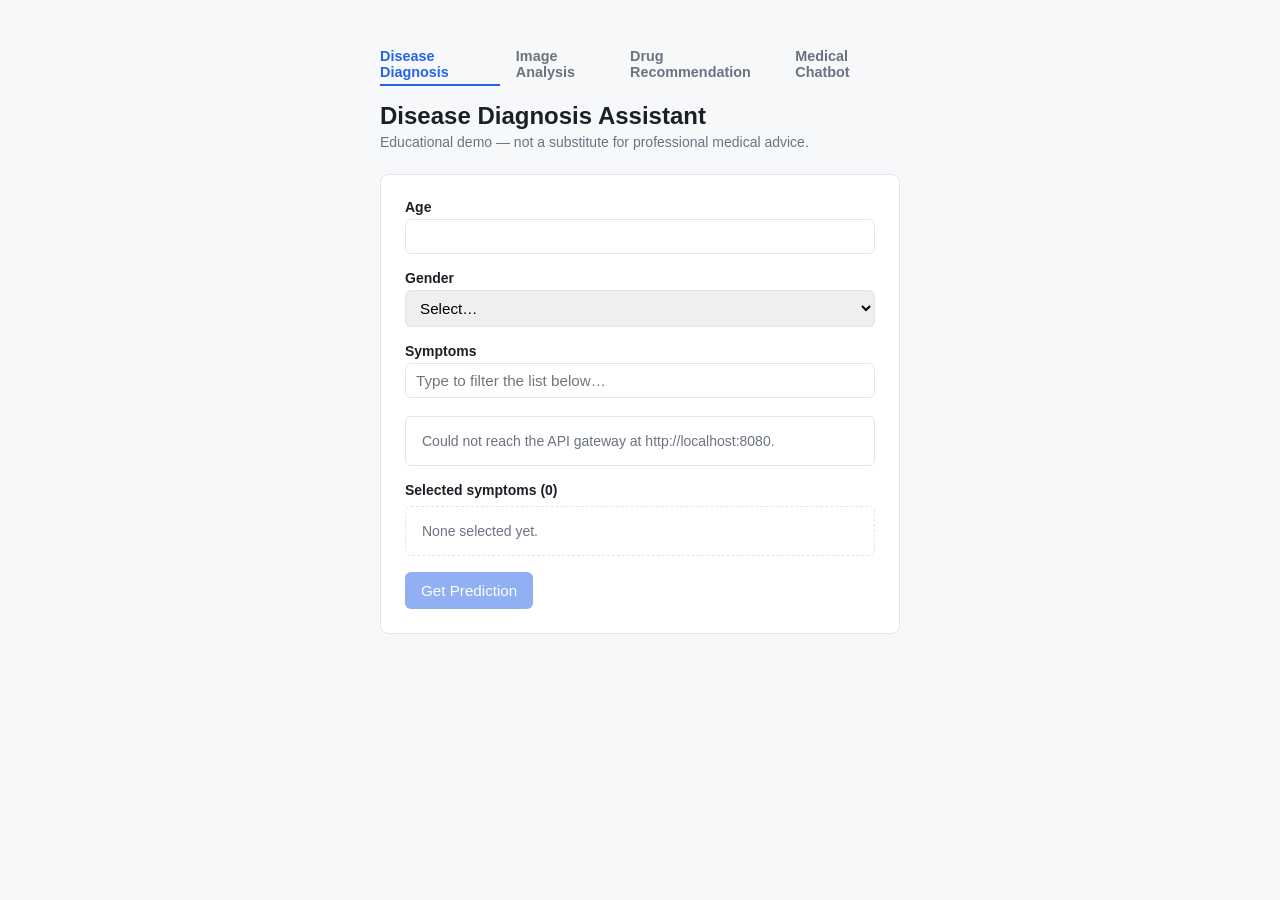
<file: frontend/index.html>
<!DOCTYPE html>
<html lang="en">
<head>
  <meta charset="UTF-8" />
  <meta name="viewport" content="width=device-width, initial-scale=1.0" />
  <title>Medical AI Assistant — Diagnosis</title>
  <link rel="stylesheet" href="css/style.css" />
</head>
<body>
  <main class="container">
    <nav class="site-nav">
      <a href="index.html" class="active">Disease Diagnosis</a>
      <a href="imaging.html">Image Analysis</a>
      <a href="drugs.html">Drug Recommendation</a>
      <a href="chatbot.html">Medical Chatbot</a>
    </nav>

    <header>
      <h1>Disease Diagnosis Assistant</h1>
      <p class="subtitle">Educational demo — not a substitute for professional medical advice.</p>
    </header>

    <form id="diagnosis-form">
      <div class="field-row">
        <label for="age">Age</label>
        <input type="number" id="age" name="age" min="0" max="120" required />
      </div>

      <div class="field-row">
        <label for="gender">Gender</label>
        <select id="gender" name="gender" required>
          <option value="">Select…</option>
          <option value="male">Male</option>
          <option value="female">Female</option>
          <option value="other">Other</option>
        </select>
      </div>

      <div class="field-row">
        <label for="symptom-filter">Symptoms</label>
        <input
          type="text"
          id="symptom-filter"
          placeholder="Type to filter the list below…"
          autocomplete="off"
        />
        <div id="symptom-count" class="symptom-count"></div>
        <div id="symptom-checklist" class="symptom-checklist">
          <p class="loading-text">Loading symptom list…</p>
        </div>
      </div>

      <div class="field-row">
        <label>Selected symptoms (<span id="selected-count">0</span>)</label>
        <div id="selected-symptoms" class="selected-symptoms">
          <p class="empty-text">None selected yet.</p>
        </div>
      </div>

      <button type="submit">Get Prediction</button>
    </form>

    <section id="result" class="result hidden"></section>
  </main>

  <script src="js/app.js"></script>
</body>
</html>
</file>
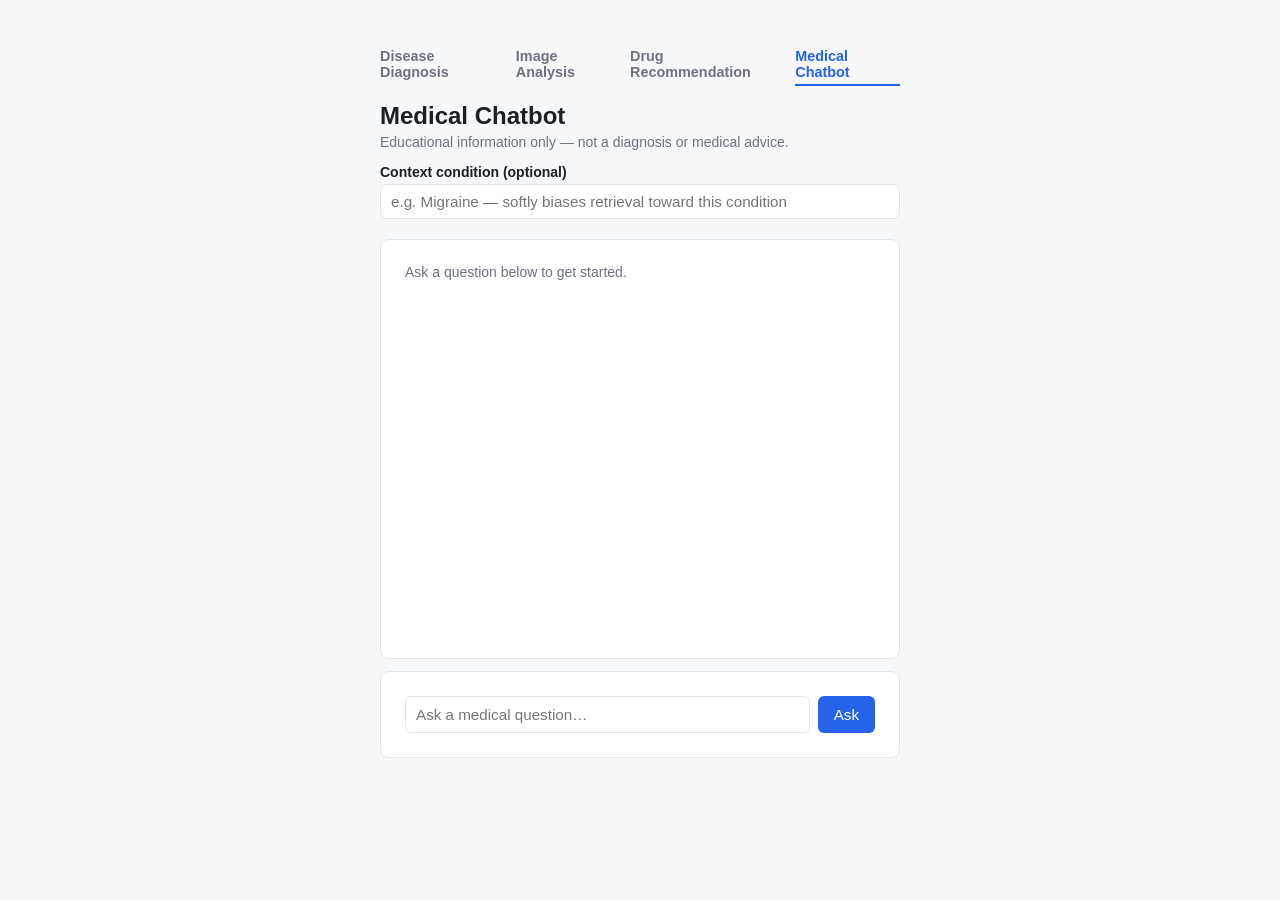
<file: frontend/chatbot.html>
<!DOCTYPE html>
<html lang="en">
<head>
  <meta charset="UTF-8" />
  <meta name="viewport" content="width=device-width, initial-scale=1.0" />
  <title>Medical AI Assistant — Chatbot</title>
  <link rel="stylesheet" href="css/style.css" />
</head>
<body>
  <main class="container">
    <nav class="site-nav">
      <a href="index.html">Disease Diagnosis</a>
      <a href="imaging.html">Image Analysis</a>
      <a href="drugs.html">Drug Recommendation</a>
      <a href="chatbot.html" class="active">Medical Chatbot</a>
    </nav>

    <header>
      <h1>Medical Chatbot</h1>
      <p class="subtitle">Educational information only — not a diagnosis or medical advice.</p>
    </header>

    <div class="field-row">
      <label for="context-disease">Context condition (optional)</label>
      <input
        type="text"
        id="context-disease"
        placeholder="e.g. Migraine — softly biases retrieval toward this condition"
        autocomplete="off"
      />
    </div>

    <div id="chat-log" class="chat-log">
      <p class="empty-text">Ask a question below to get started.</p>
    </div>

    <form id="chat-form" class="chat-form">
      <input
        type="text"
        id="question-input"
        placeholder="Ask a medical question…"
        autocomplete="off"
        required
      />
      <button type="submit" id="ask-button">Ask</button>
    </form>
  </main>

  <script src="js/chatbot.js"></script>
</body>
</html>
</file>
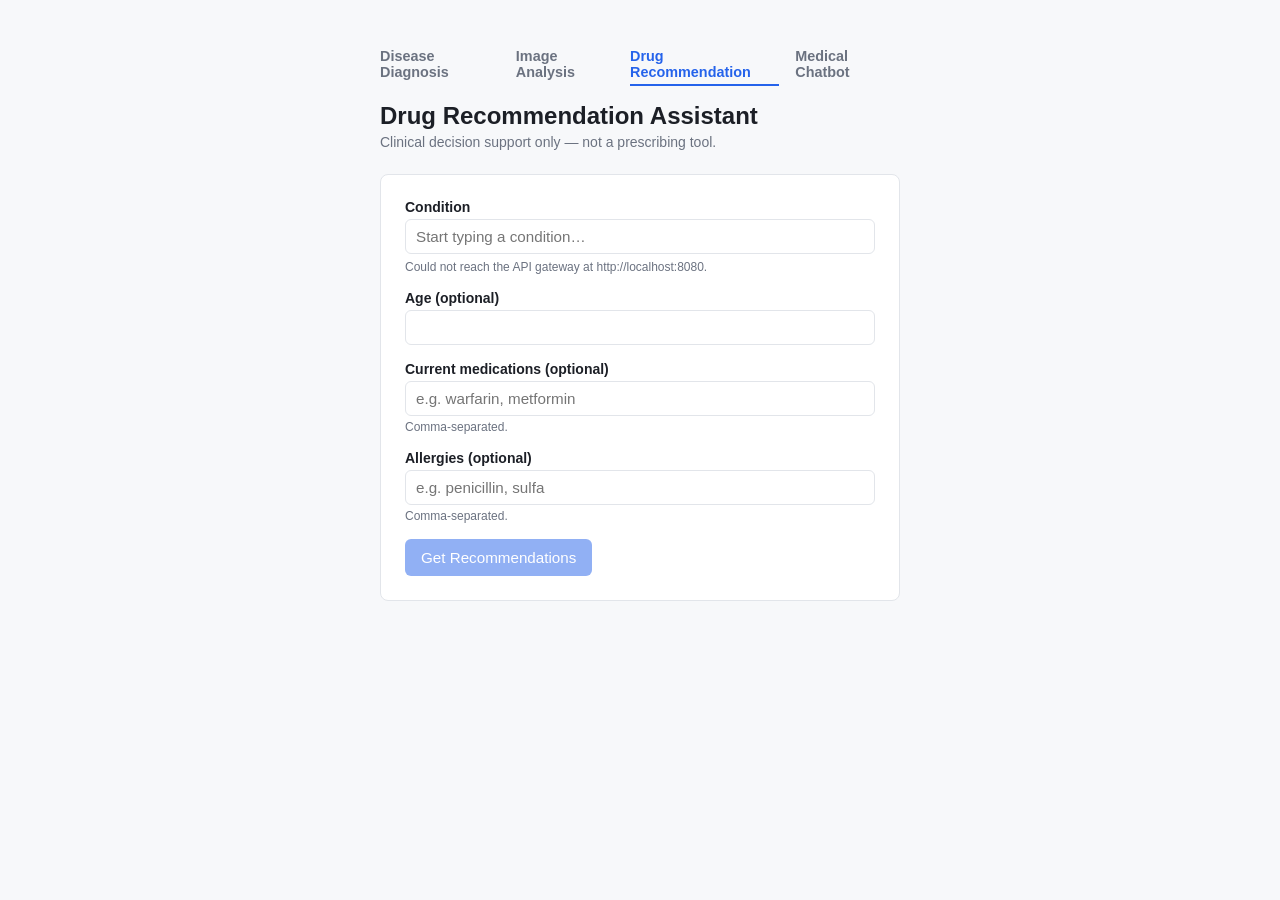
<file: frontend/drugs.html>
<!DOCTYPE html>
<html lang="en">
<head>
  <meta charset="UTF-8" />
  <meta name="viewport" content="width=device-width, initial-scale=1.0" />
  <title>Medical AI Assistant — Drug Recommendation</title>
  <link rel="stylesheet" href="css/style.css" />
</head>
<body>
  <main class="container">
    <nav class="site-nav">
      <a href="index.html">Disease Diagnosis</a>
      <a href="imaging.html">Image Analysis</a>
      <a href="drugs.html" class="active">Drug Recommendation</a>
      <a href="chatbot.html">Medical Chatbot</a>
    </nav>

    <header>
      <h1>Drug Recommendation Assistant</h1>
      <p class="subtitle">Clinical decision support only — not a prescribing tool.</p>
    </header>

    <form id="drugs-form">
      <div class="field-row">
        <label for="condition-input">Condition</label>
        <input
          type="text"
          id="condition-input"
          name="condition"
          list="condition-options"
          placeholder="Start typing a condition…"
          autocomplete="off"
          required
        />
        <datalist id="condition-options"></datalist>
        <div id="condition-count" class="symptom-count"></div>
      </div>

      <div class="field-row">
        <label for="age">Age (optional)</label>
        <input type="number" id="age" name="age" min="0" max="120" />
      </div>

      <div class="field-row">
        <label for="current-medications">Current medications (optional)</label>
        <input
          type="text"
          id="current-medications"
          placeholder="e.g. warfarin, metformin"
          autocomplete="off"
        />
        <small>Comma-separated.</small>
      </div>

      <div class="field-row">
        <label for="allergies">Allergies (optional)</label>
        <input
          type="text"
          id="allergies"
          placeholder="e.g. penicillin, sulfa"
          autocomplete="off"
        />
        <small>Comma-separated.</small>
      </div>

      <button type="submit" id="recommend-button">Get Recommendations</button>
    </form>

    <section id="result" class="result hidden"></section>
  </main>

  <script src="js/drugs.js"></script>
</body>
</html>
</file>
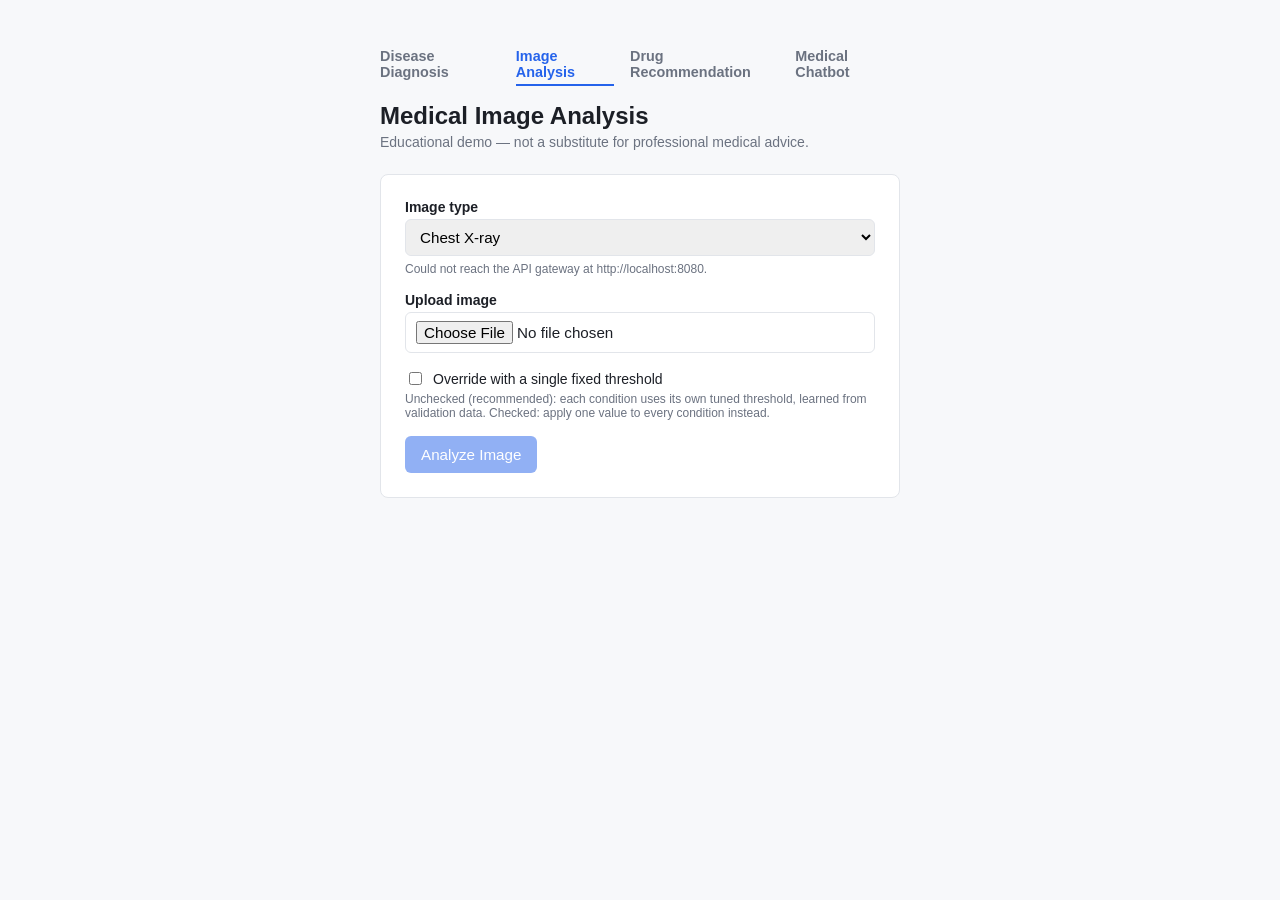
<file: frontend/imaging.html>
<!DOCTYPE html>
<html lang="en">
<head>
  <meta charset="UTF-8" />
  <meta name="viewport" content="width=device-width, initial-scale=1.0" />
  <title>Medical AI Assistant — Image Analysis</title>
  <link rel="stylesheet" href="css/style.css" />
</head>
<body>
  <main class="container">
    <nav class="site-nav">
      <a href="index.html">Disease Diagnosis</a>
      <a href="imaging.html" class="active">Image Analysis</a>
      <a href="drugs.html">Drug Recommendation</a>
      <a href="chatbot.html">Medical Chatbot</a>
    </nav>

    <header>
      <h1>Medical Image Analysis</h1>
      <p class="subtitle">Educational demo — not a substitute for professional medical advice.</p>
    </header>

    <form id="imaging-form">
      <div class="field-row">
        <label for="image-type">Image type</label>
        <select id="image-type" name="image_type">
          <option value="chest_xray">Chest X-ray</option>
          <option value="skin_lesion">Skin lesion</option>
        </select>
        <div id="conditions-note" class="symptom-count"></div>
      </div>

      <div class="field-row">
        <label for="image-file">Upload image</label>
        <input type="file" id="image-file" name="image" accept="image/png, image/jpeg" required />
        <div id="image-preview-wrap" class="image-preview-wrap hidden">
          <img id="image-preview" alt="Selected image preview" />
        </div>
      </div>

      <div class="field-row">
        <label class="toggle-label">
          <input type="checkbox" id="threshold-override-toggle" />
          Override with a single fixed threshold
        </label>
        <small>Unchecked (recommended): each condition uses its own tuned threshold, learned from validation data. Checked: apply one value to every condition instead.</small>
        <div id="threshold-slider-wrap" class="hidden">
          <label for="threshold">Fixed threshold — <span id="threshold-value">0.50</span></label>
          <input type="range" id="threshold" name="threshold" min="0.01" max="0.95" step="0.01" value="0.5" />
        </div>
      </div>

      <button type="submit" id="analyze-button">Analyze Image</button>
    </form>

    <section id="result" class="result hidden"></section>
  </main>

  <script src="js/imaging.js"></script>
</body>
</html>
</file>
<file: frontend/css/style.css>
:root {
  --color-bg: #f7f8fa;
  --color-surface: #ffffff;
  --color-border: #e2e5ea;
  --color-text: #1c1f26;
  --color-muted: #6b7280;
  --color-primary: #2563eb;
  --color-danger: #dc2626;
  --color-positive: #059669;
  --radius: 8px;
}

* {
  box-sizing: border-box;
}

body {
  margin: 0;
  font-family: -apple-system, BlinkMacSystemFont, "Segoe UI", sans-serif;
  background: var(--color-bg);
  color: var(--color-text);
}

.container {
  max-width: 560px;
  margin: 48px auto;
  padding: 0 20px;
}

.site-nav {
  display: flex;
  gap: 16px;
  margin-bottom: 8px;
}

.site-nav a {
  color: var(--color-muted);
  text-decoration: none;
  font-size: 0.9rem;
  font-weight: 600;
  padding-bottom: 4px;
  border-bottom: 2px solid transparent;
}

.site-nav a.active {
  color: var(--color-primary);
  border-bottom-color: var(--color-primary);
}

.site-nav a:hover {
  color: var(--color-primary);
}

header h1 {
  font-size: 1.5rem;
  margin-bottom: 4px;
}

.subtitle {
  color: var(--color-muted);
  font-size: 0.875rem;
  margin-top: 0;
}

form {
  background: var(--color-surface);
  border: 1px solid var(--color-border);
  border-radius: var(--radius);
  padding: 24px;
  margin-top: 24px;
}

.field-row {
  margin-bottom: 16px;
  display: flex;
  flex-direction: column;
  gap: 4px;
}

label {
  font-size: 0.875rem;
  font-weight: 600;
}

input, select {
  padding: 8px 10px;
  border: 1px solid var(--color-border);
  border-radius: 6px;
  font-size: 0.95rem;
}

input[type="range"] {
  padding: 0;
}

small {
  color: var(--color-muted);
  font-size: 0.75rem;
}

button {
  background: var(--color-primary);
  color: white;
  border: none;
  padding: 10px 16px;
  border-radius: 6px;
  font-size: 0.95rem;
  cursor: pointer;
}

button:hover {
  opacity: 0.9;
}

button:disabled {
  opacity: 0.5;
  cursor: not-allowed;
}

.symptom-count {
  font-size: 0.75rem;
  color: var(--color-muted);
  margin-top: 2px;
}

.symptom-checklist {
  margin-top: 8px;
  max-height: 260px;
  overflow-y: auto;
  border: 1px solid var(--color-border);
  border-radius: 6px;
  padding: 8px;
  display: flex;
  flex-direction: column;
  gap: 2px;
}

.symptom-checklist label {
  display: flex;
  align-items: center;
  gap: 8px;
  font-weight: 400;
  font-size: 0.9rem;
  padding: 4px 6px;
  border-radius: 4px;
  cursor: pointer;
}

.symptom-checklist label:hover {
  background: var(--color-bg);
}

.symptom-checklist input[type="checkbox"] {
  width: auto;
  padding: 0;
  cursor: pointer;
}

.symptom-checklist label.hidden {
  display: none;
}

.selected-symptoms {
  margin-top: 4px;
  min-height: 36px;
  display: flex;
  flex-wrap: wrap;
  gap: 6px;
  padding: 8px;
  border: 1px dashed var(--color-border);
  border-radius: 6px;
}

.symptom-chip {
  display: inline-flex;
  align-items: center;
  gap: 6px;
  background: #eef2ff;
  color: var(--color-primary);
  border-radius: 999px;
  padding: 4px 6px 4px 12px;
  font-size: 0.85rem;
  line-height: 1;
}

.chip-remove {
  background: none;
  border: none;
  color: inherit;
  font-size: 1rem;
  line-height: 1;
  padding: 2px 6px;
  cursor: pointer;
  border-radius: 999px;
}

.chip-remove:hover {
  background: rgba(37, 99, 235, 0.15);
}

.image-preview-wrap {
  margin-top: 8px;
  border: 1px solid var(--color-border);
  border-radius: 6px;
  padding: 8px;
  text-align: center;
}

.image-preview-wrap.hidden {
  display: none;
}

.image-preview-wrap img {
  max-width: 100%;
  max-height: 240px;
  border-radius: 4px;
}

.toggle-label {
  display: flex;
  align-items: center;
  gap: 8px;
  font-weight: 400;
  cursor: pointer;
}

.toggle-label input[type="checkbox"] {
  width: auto;
  padding: 0;
  cursor: pointer;
}

#threshold-slider-wrap {
  margin-top: 8px;
}

#threshold-slider-wrap.hidden {
  display: none;
}

.heatmap-wrap {
  margin: 16px 0;
  text-align: center;
}

.heatmap-wrap img {
  max-width: 100%;
  max-height: 280px;
  border-radius: 6px;
  border: 1px solid var(--color-border);
}

.loading-text, .empty-text {
  color: var(--color-muted);
  font-size: 0.875rem;
  padding: 8px;
  margin: 0;
}

.result {
  margin-top: 20px;
  background: var(--color-surface);
  border: 1px solid var(--color-border);
  border-radius: var(--radius);
  padding: 20px;
}

.result.hidden {
  display: none;
}

.result.error {
  border-color: var(--color-danger);
  color: var(--color-danger);
}

.result h2 {
  margin-top: 0;
  font-size: 1.1rem;
}

.candidate-list {
  list-style: none;
  padding: 0;
  margin: 12px 0 0;
}

.candidate-list li {
  display: flex;
  justify-content: space-between;
  padding: 6px 0;
  border-bottom: 1px solid var(--color-border);
  font-size: 0.9rem;
}

.findings-list {
  list-style: none;
  padding: 0;
  margin: 16px 0 0;
  display: flex;
  flex-direction: column;
  gap: 8px;
}

.finding-row {
  display: grid;
  grid-template-columns: 140px 1fr 48px;
  align-items: center;
  gap: 10px;
  font-size: 0.85rem;
  color: var(--color-text);
}

.finding-name {
  text-transform: capitalize;
  overflow: hidden;
  text-overflow: ellipsis;
  white-space: nowrap;
}

.finding-bar-track {
  background: var(--color-bg);
  border-radius: 4px;
  height: 10px;
  overflow: hidden;
  display: block;
  position: relative;
}

.finding-threshold-tick {
  position: absolute;
  top: 0;
  bottom: 0;
  width: 2px;
  background: var(--color-text);
  opacity: 0.6;
}

.finding-bar-fill {
  display: block;
  height: 100%;
  background: var(--color-muted);
  border-radius: 4px;
}

.finding-row.finding-positive .finding-bar-fill {
  background: var(--color-danger);
}

.finding-row.finding-positive .finding-name {
  font-weight: 600;
}

.finding-pct {
  text-align: right;
  color: var(--color-muted);
}

.rules-warning {
  background: #fff7ed;
  border: 1px solid #fdba74;
  color: #9a3412;
  border-radius: 6px;
  padding: 10px 12px;
  font-size: 0.85rem;
  margin: 12px 0;
}

.contraindication-reasons {
  font-size: 0.75rem;
  color: var(--color-danger);
  margin: -4px 0 4px 0;
  padding-left: 2px;
}

.chat-log {
  margin-top: 20px;
  height: 420px;
  overflow-y: auto;
  background: var(--color-surface);
  border: 1px solid var(--color-border);
  border-radius: var(--radius);
  padding: 16px;
  display: flex;
  flex-direction: column;
  gap: 12px;
}

.chat-message {
  display: flex;
}

.chat-message-user {
  justify-content: flex-end;
}

.chat-message-assistant {
  justify-content: flex-start;
}

.chat-bubble {
  max-width: 80%;
  padding: 10px 14px;
  border-radius: 12px;
  font-size: 0.9rem;
  line-height: 1.4;
}

.chat-bubble-user {
  background: var(--color-primary);
  color: white;
  border-bottom-right-radius: 2px;
}

.chat-bubble-assistant {
  background: var(--color-bg);
  color: var(--color-text);
  border-bottom-left-radius: 2px;
}

.chat-bubble-error {
  background: #fef2f2;
  color: var(--color-danger);
  border: 1px solid #fecaca;
  border-bottom-left-radius: 2px;
}

.chat-confidence-warning {
  margin-top: 8px;
  font-size: 0.8rem;
  color: #9a3412;
}

.chat-meta {
  margin-top: 6px;
  font-size: 0.7rem;
  color: var(--color-muted);
}

.chat-form {
  display: flex;
  gap: 8px;
  margin-top: 12px;
}

.chat-form input {
  flex: 1;
}

.chat-generated-badge {
  display: inline-block;
  background: #ede9fe;
  color: #5b21b6;
  font-size: 0.65rem;
  font-weight: 600;
  text-transform: uppercase;
  letter-spacing: 0.03em;
  padding: 2px 8px;
  border-radius: 999px;
  margin-bottom: 6px;
}

.chat-source-toggle {
  display: block;
  background: none;
  border: none;
  padding: 0;
  margin-top: 8px;
  font-size: 0.75rem;
  color: var(--color-primary);
  text-decoration: underline;
  cursor: pointer;
}

.chat-source-answer {
  margin-top: 6px;
  padding: 8px 10px;
  background: var(--color-surface);
  border: 1px solid var(--color-border);
  border-radius: 6px;
  font-size: 0.8rem;
  color: var(--color-text);
}

.chat-source-answer.hidden {
  display: none;
}
</file>
